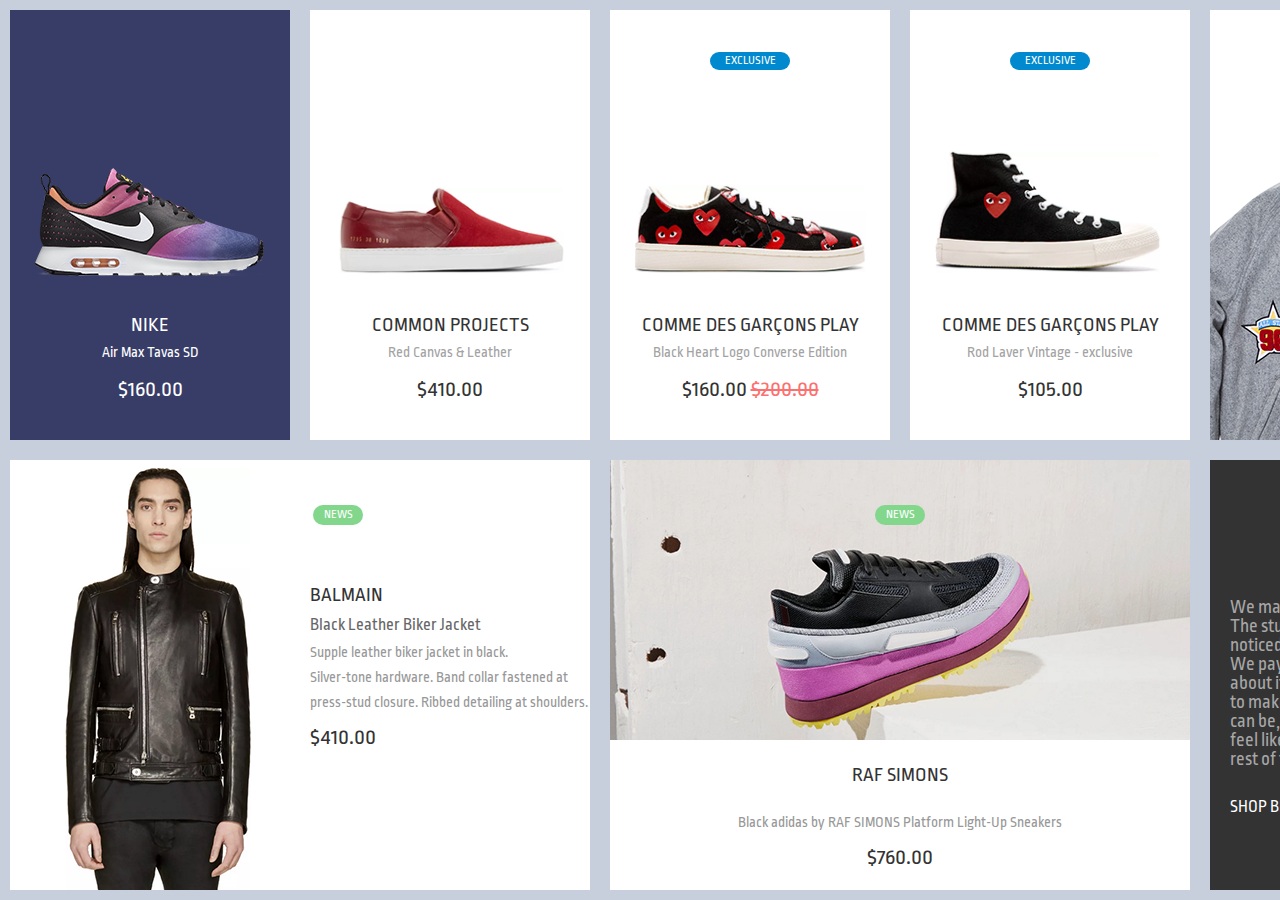
<file: Lesson 6/index.html>
<!doctype html>
<html lang="en">
<head>
    <meta charset="UTF-8">
    <meta name="viewport"  content="width=device-width">
    <link rel="stylesheet" href="style/style.css">
    <link rel="stylesheet" href="style/reset.css">
    <link href="https://fonts.googleapis.com/css?family=Ropa+Sans" rel="stylesheet">
    <title>Markup</title>
</head>
<body>
<div class="wrap">
    <div class="content">
        <ul class="productList">
            <li class="smallSection">
                <header class="likeAndBasket">
                    <img class="like" src="img/like.png" alt="like">
                    <img class="basket" src="img/basket.png" alt="basket">
                </header>
                <figure class="smallProduct">
                    <img src="img/product1.png" alt="Product image">
                </figure>
                <h2 class="productName whiteText">Nike</h2>
                <span class="productDescription whiteText">Air Max Tavas SD</span>
                <span class="productPrice whiteText">$160.00</span>
            </li>
            <li class="smallSection">
                <header class="likeAndBasket">
                    <img class="like" src="img/like.png" alt="like">
                    <img class="basket" src="img/basket.png" alt="basket">
                </header>
                <figure class="smallProduct">
                    <img src="img/product2.png" alt="Product image">
                </figure>
                <h2 class="productName">Common Projects</h2>
                <span class="productDescription">Red Canvas & Leather </span>
                <span class="productPrice">$410.00</span>
            </li>
            <li class="smallSection">
                <header class="likeAndBasket">
                    <img class="like" src="img/like.png" alt="like">
                    <h3 class="exclusive">exclusive</h3>
                    <img class="basket" src="img/basket.png" alt="basket">
                </header>
                <figure class="smallProduct">
                    <img src="img/product3.png" alt="Product image">
                </figure>
                <h3 class="productName">Comme des Garçons Play</h3>
                <span class="productDescription">Black Heart Logo Converse Edition</span>
                <span class="productPrice">$160.00 <span class="exPrice">$200.00</span> </span>
            </li>
            <li class="smallSection">
                <header class="likeAndBasket">
                    <img class="like" src="img/like.png" alt="like">
                    <h3 class="exclusive">exclusive</h3>
                    <img class="basket" src="img/basket.png" alt="basket">
                </header>
                <figure class="smallProduct">
                    <img src="img/product4.png" alt="Product image">
                </figure>
                <h3 class="productName">Comme des Garçons Play</h3>
                <span class="productDescription">Rod Laver Vintage - exclusive</span>
                <span class="productPrice">$105.00</span>
            </li>
            <li class="smallSection newArrivals">
                <header class="companyLogoAndBrand">
                    <h2 class="newArrTitle"><span class="title">New Arrivals</span></h2>
                    <h3 class="newProductName">Jacket</h3>
                </header>
                <figure class="newProductImg">
                    <img src="img/jacket.png" alt="Product image">
                </figure>
            </li>
            <li class="bigSection leftOriented">
                <header class="likeAndBasket">
                    <img class="like" src="img/like.png" alt="like">
                    <h3 class="new">news</h3>
                    <img class="basket" src="img/basket.png" alt="basket">
                </header>
                <figure class="leftFigure">
                    <img src="img/Man.png" alt="Product image">
                </figure>
                <section class="rightSideSection">
                    <h2 class="bigProductBrand">Balmain</h2>
                    <h3 class="bigProductName">Black Leather Biker Jacket </h3>
                    <p class="bigProductDescr">
                        Supple leather biker jacket in black. <br>
                        Silver-tone hardware. Band collar fastened at press-stud closure.
                        Ribbed detailing at shoulders.
                    </p>
                    <span class="bigProductPrice productPrice">$410.00</span>
                </section>
            </li>
            <!--<li class="bigSection"></li>-->
            <li class="bigSection topOriented">
                <header class="likeAndBasket">
                    <img class="like" src="img/like.png" alt="like">
                    <h3 class="new">news</h3>
                    <img class="basket" src="img/basket.png" alt="basket">
                </header>
                <figure class="bigTopImage">
                    <img src="img/bigBoot.png" alt="Product image">
                </figure>
                <h2 class="bigProductBrand">raf simons</h2>
                <h3 class="bigProductDescr">Black adidas by RAF SIMONS Platform Light-Up Sneakers </h3>
                <span class="bigProductPrice productPrice">$760.00</span>
            </li>
            <li class="smallSection">
                <header class="companyLogoAndBrand">
                    <h2 class="brand"><span class="brandName">Brand</span></h2>
                    <img class="logo" src="img/logo.png" alt="Logo">
                </header>
                <section class="companyInformation">
                    <p class="descriptionText">
                        We make the little shit better.
                        The stuff you have that isn't noticed first,
                        but can't be ignored. We pay attention to it.
                        We argue about it. We work day and night to make the little
                        shit as good as it can be, so when you wear it, you
                        feel like you've got a leg up on the rest of the world.
                    </p>
                    <a class="linkToShop" href="#">Shop Brand <span class="array">></span></a>
                </section>
            </li>
        </ul>
    </div>
</div>

</body>
</html>
</file>
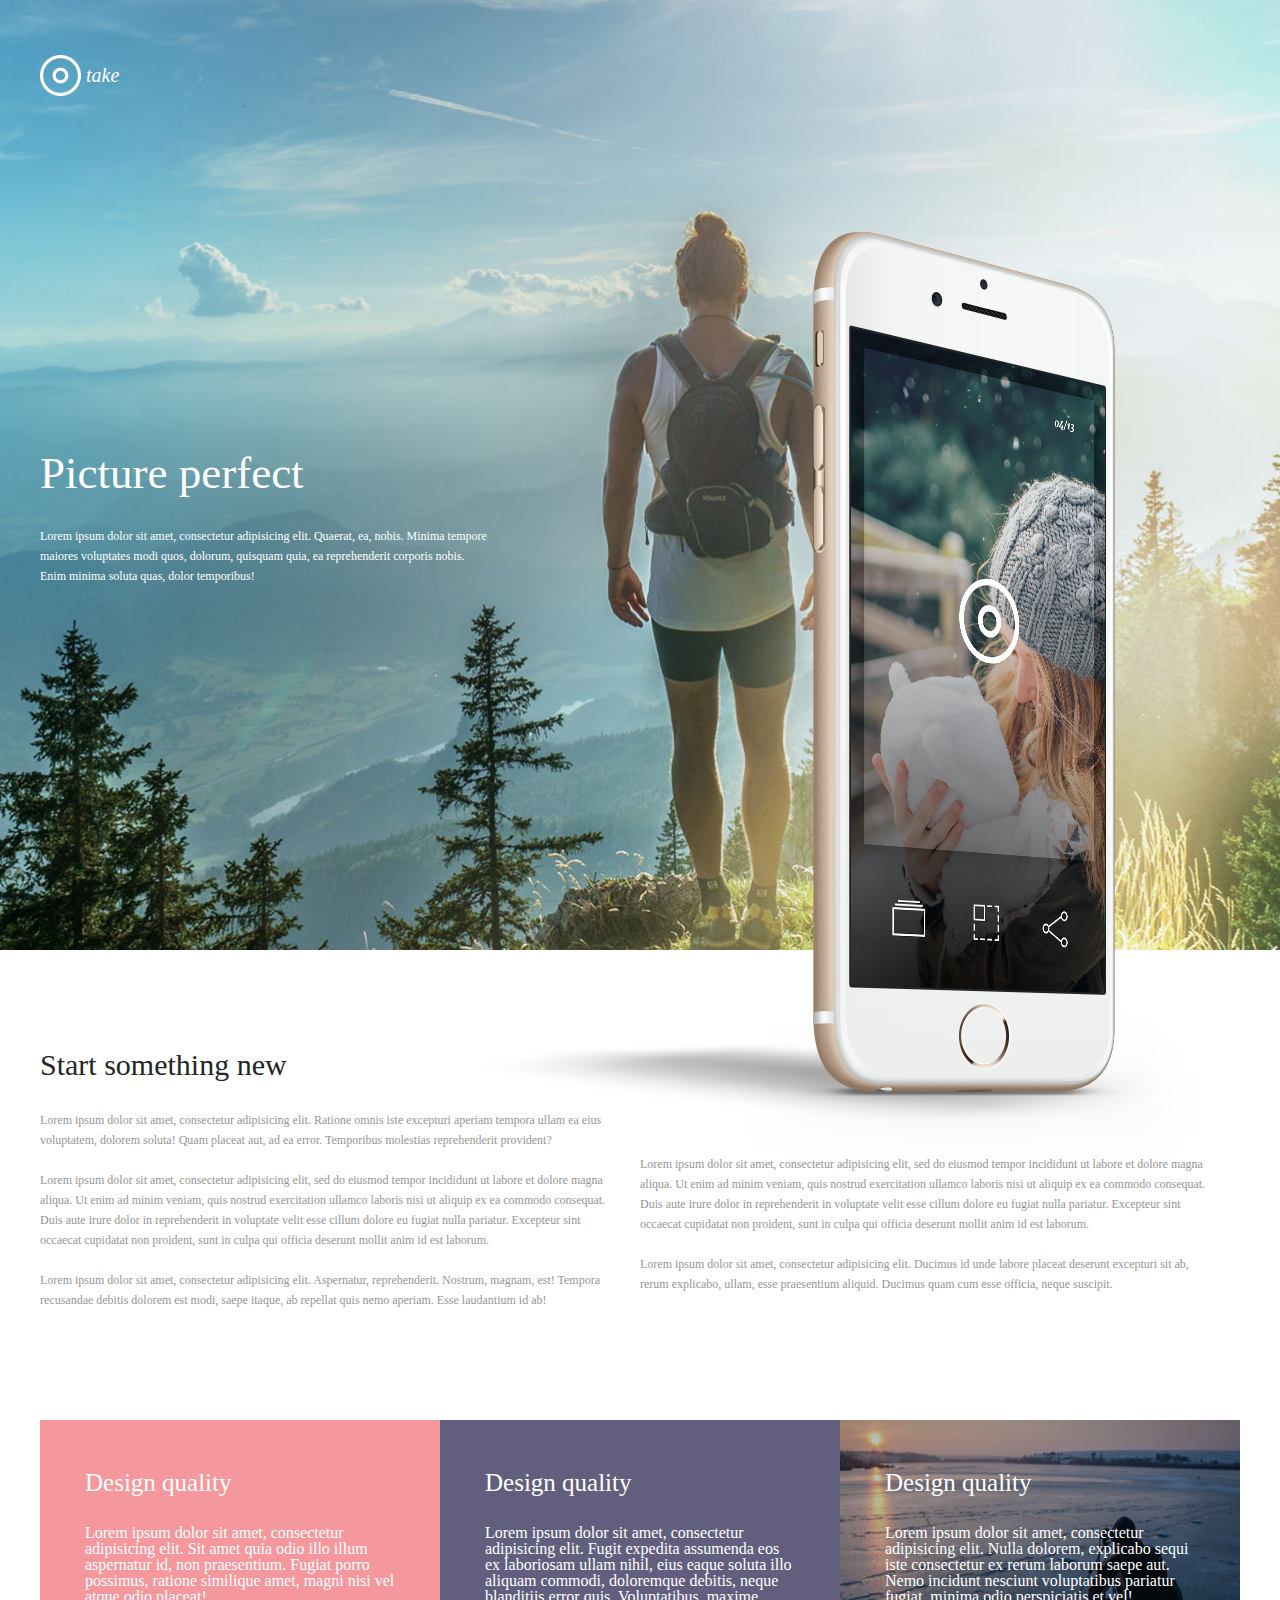
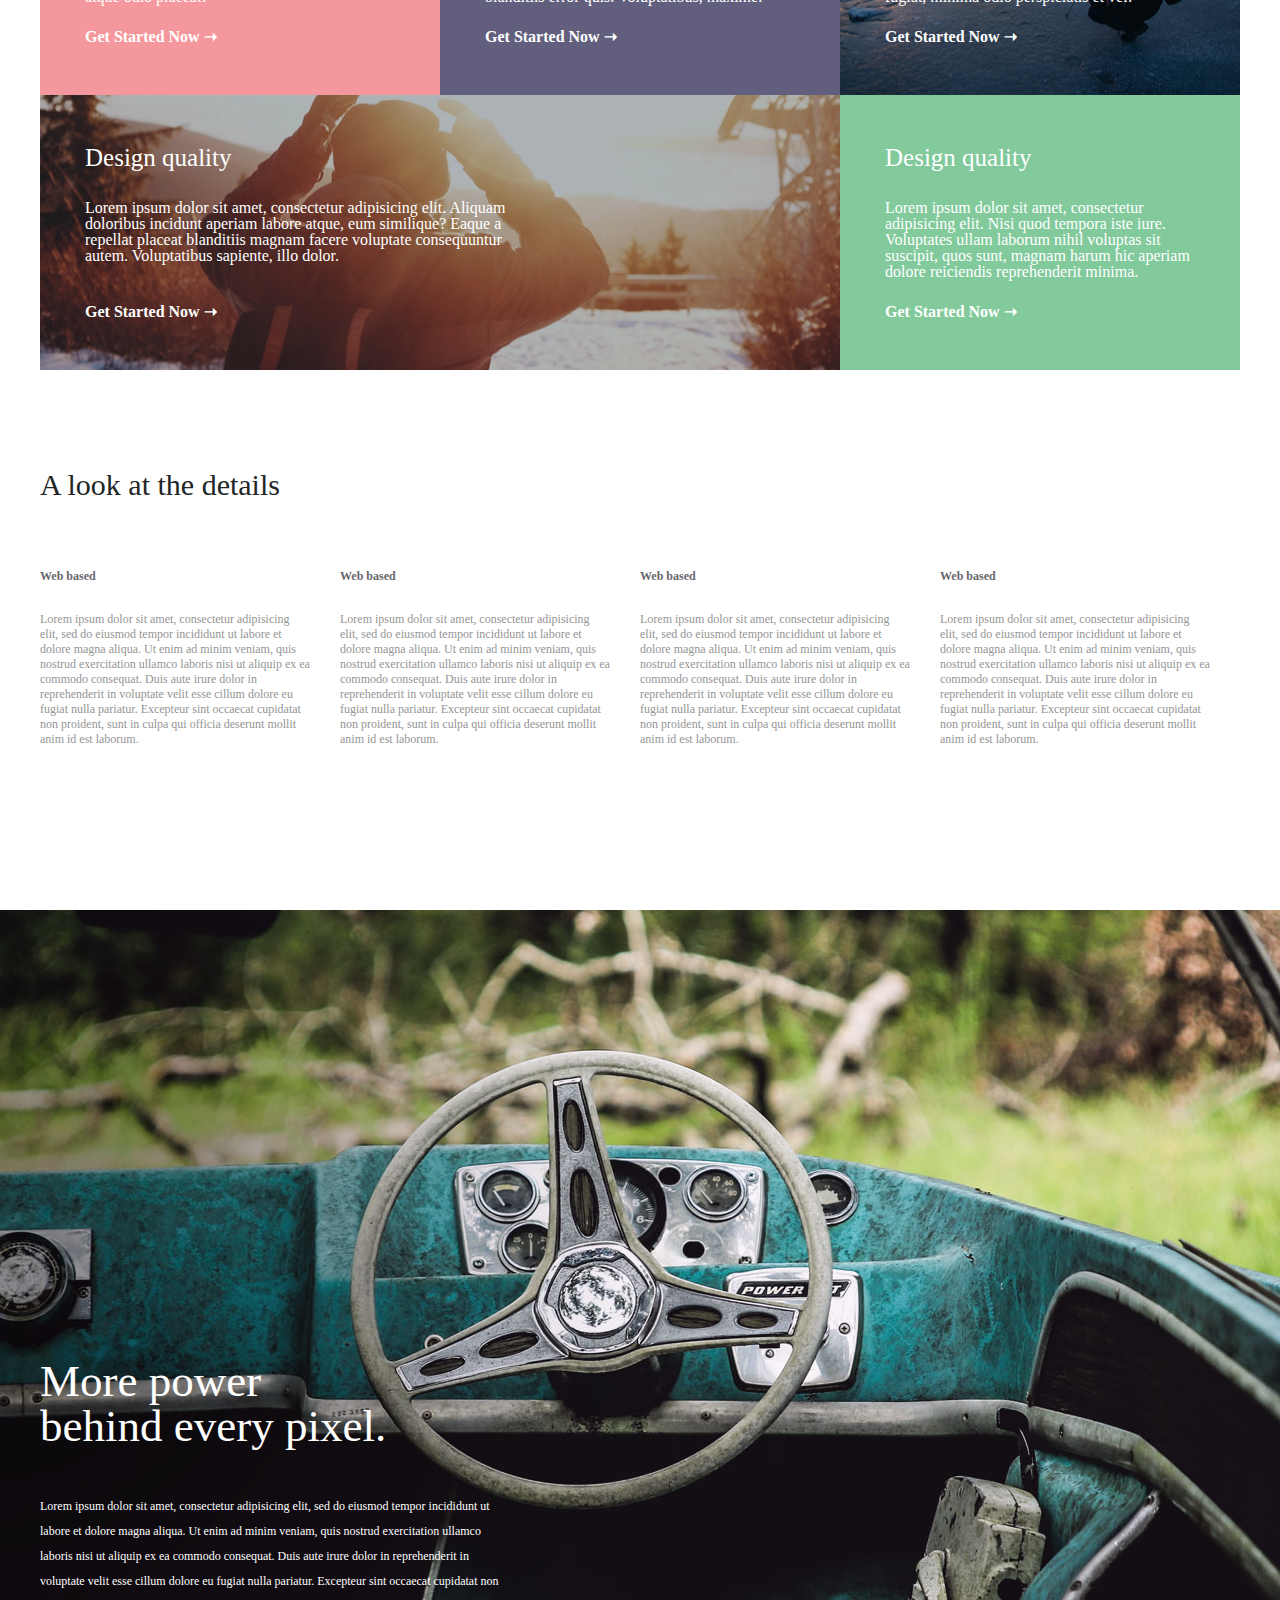
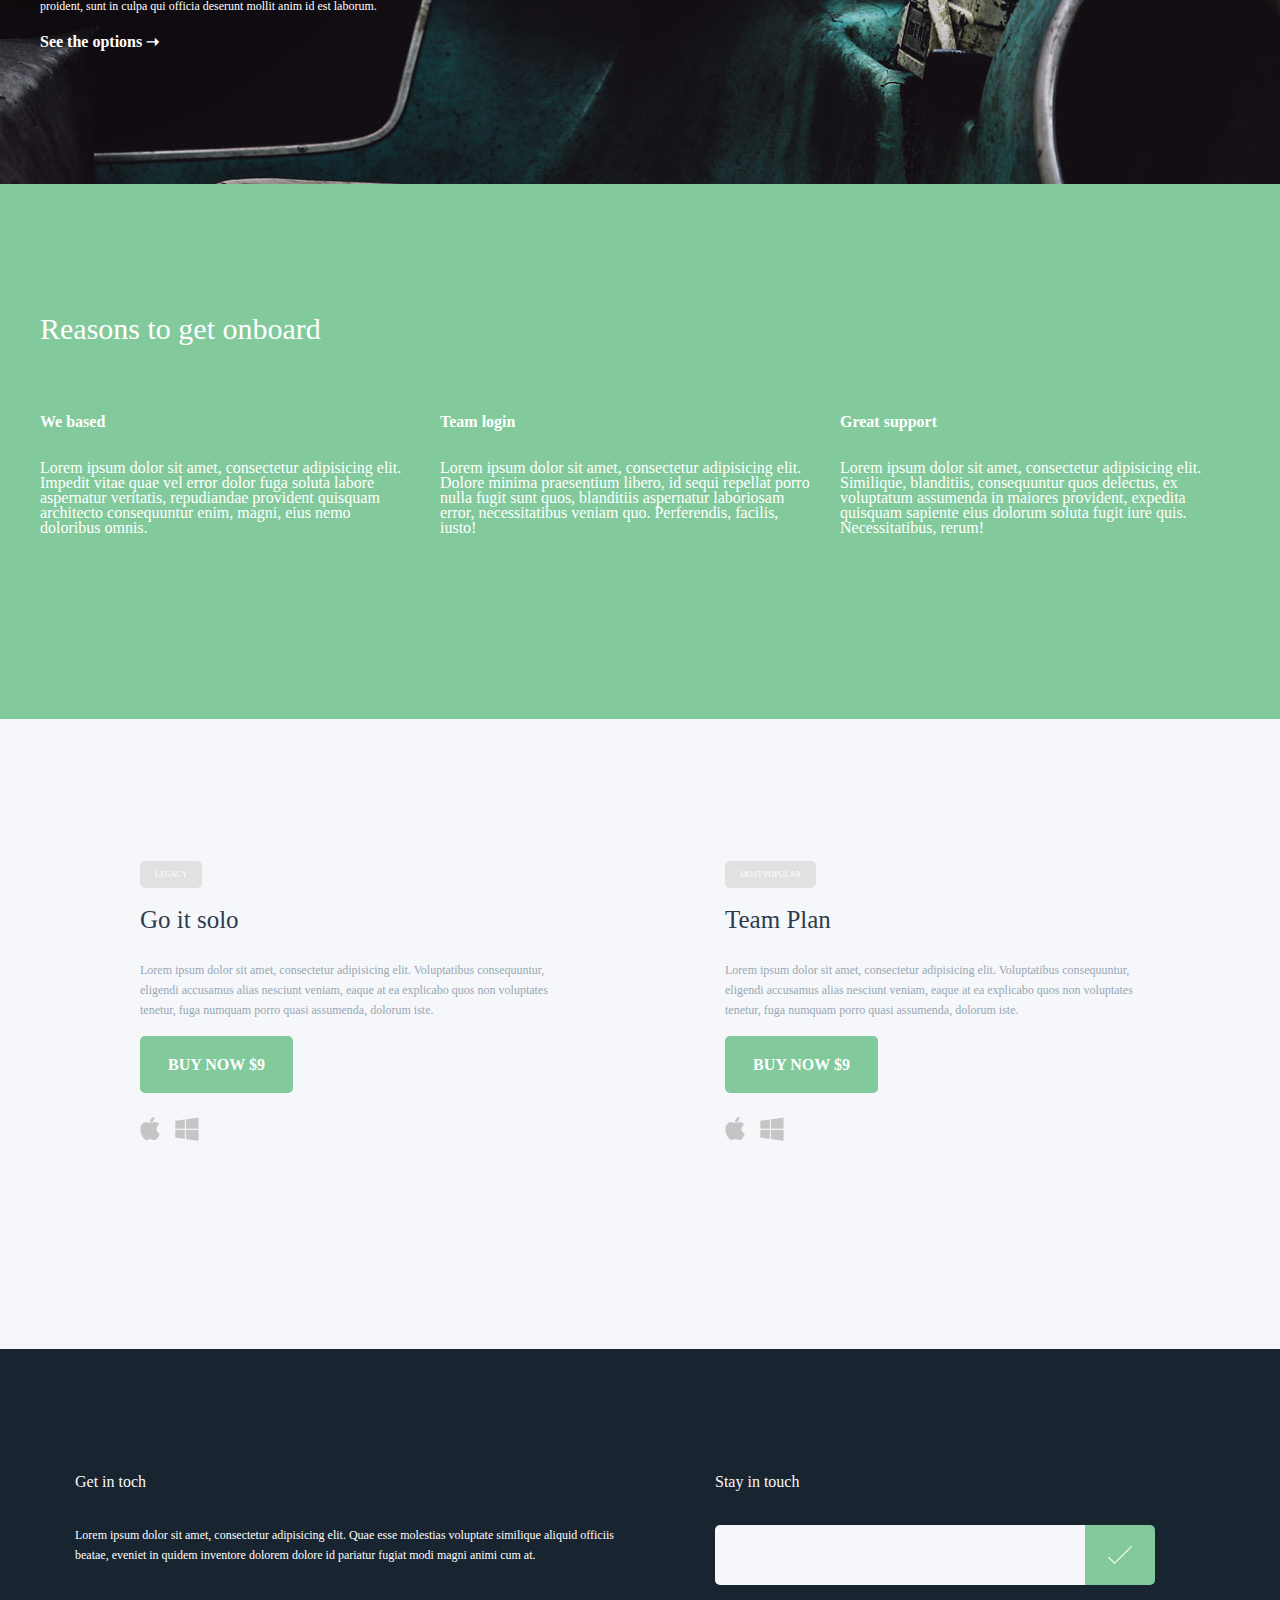
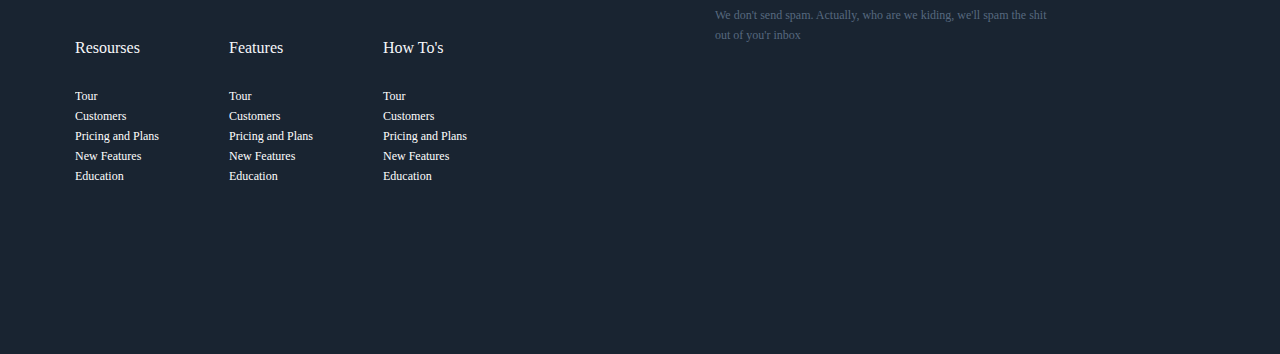
<file: MyProject/index.html>
<!DOCTYPE html>
<html lang="en">
<head>
  <meta charset="UTF-8">
  <meta name="viewport" content="width=device-width">
  <meta http-equiv="X-UA-Compatible" content="ie=edge">
  <link rel="stylesheet" type="text/css" href="style/style.css">
  <title>Markup</title>
</head>
<body>
  <div class="wrapper">
    <header class="site-header">
      <div class="container">
        <nav class="take">
          <a href="#">
            <figure>
              <img src="img/take.png" alt="logo">
          </figure>
          <span class="take-text">take</span></a>
        </nav>
        <h1 class="header-h text-h1">Picture perfect</h1>
        <p class="header-p text-p">Lorem ipsum dolor sit amet, consectetur adipisicing elit.
          Quaerat, ea, nobis. Minima tempore maiores voluptates modi quos, dolorum, quisquam quia,
          ea reprehenderit corporis nobis. Enim minima soluta quas, dolor temporibus!</p>
      </div>
      <img class="iphone-img" src="img/iphone.png" alt="phone">
    </header>
    <section class="some-info">
      <div class="container">
        <h2 class="text-h2">Start something new</h2>
        <ul class="p-list">
          <li class="left">
            <p class="text-p">Lorem ipsum dolor sit amet, consectetur adipisicing elit. Ratione omnis iste excepturi aperiam tempora ullam ea eius voluptatem, dolorem soluta! Quam placeat aut, ad ea error. Temporibus molestias reprehenderit provident?</p>
            <p class="text-p">Lorem ipsum dolor sit amet, consectetur adipisicing elit, sed do eiusmod tempor incididunt ut labore et dolore magna aliqua. Ut enim ad minim veniam, quis nostrud exercitation ullamco laboris nisi ut aliquip ex ea commodo consequat. Duis aute irure dolor in reprehenderit in voluptate velit esse cillum dolore eu fugiat nulla pariatur. Excepteur sint occaecat cupidatat non proident, sunt in culpa qui officia deserunt mollit anim id est laborum.<p>
            <p class="text-p">Lorem ipsum dolor sit amet, consectetur adipisicing elit. Aspernatur, reprehenderit. Nostrum, magnam, est! Tempora recusandae debitis dolorem est modi, saepe itaque, ab repellat quis nemo aperiam. Esse laudantium id ab!</p>
          </li>
          <li class="left">
            <p class="text-p">Lorem ipsum dolor sit amet, consectetur adipisicing elit, sed do eiusmod tempor incididunt ut labore et dolore magna aliqua. Ut enim ad minim veniam, quis nostrud exercitation ullamco laboris nisi ut aliquip ex ea commodo consequat. Duis aute irure dolor in reprehenderit in voluptate velit esse cillum dolore eu fugiat nulla pariatur. Excepteur sint occaecat cupidatat non proident, sunt in culpa qui officia deserunt mollit anim id est laborum.</p>
            <p class="text-p">Lorem ipsum dolor sit amet, consectetur adipisicing elit. Ducimus id unde labore placeat deserunt excepturi sit ab, rerum explicabo, ullam, esse praesentium aliquid. Ducimus quam cum esse officia, neque suscipit.</p>
          </li>
        </ul>
        <ul class="block-list">
          <li class="small-item wewak">
            <h2 class="block-heading">Design quality</h2>
            <p class="block-p">Lorem ipsum dolor sit amet, consectetur adipisicing elit. Sit amet quia odio illo illum aspernatur id, non praesentium. Fugiat porro possimus, ratione similique amet, magni nisi vel atque odio placeat!<p>
            <a class="block-a" href="#">Get Started Now &#10141</a>
            <a class="block-like" href="#"><img src="img/like.png" alt=""></a>
          </li>
          <li class="small-item dolphin">
            <h2 class="block-heading">Design quality</h2>
            <p class="block-p">Lorem ipsum dolor sit amet, consectetur adipisicing elit. Fugit expedita assumenda eos ex laboriosam ullam nihil, eius eaque soluta illo aliquam commodi, doloremque debitis, neque blanditiis error quis. Voluptatibus, maxime.<p>
            <a class="block-a" href="#">Get Started Now &#10141</a>
            <a class="block-like" href="#"><img src="img/like.png" alt=""></a>
          </li>
          <li class="small-item small-photo">
            <h2 class="block-heading">Design quality</h2>
            <p class="block-p">Lorem ipsum dolor sit amet, consectetur adipisicing elit. Nulla dolorem, explicabo sequi iste consectetur ex rerum laborum saepe aut. Nemo incidunt nesciunt voluptatibus pariatur fugiat, minima odio perspiciatis et vel!<p>
            <a class="block-a" href="#">Get Started Now &#10141</a>
            <a class="block-like" href="#"><img src="img/like.png" alt=""></a>
          </li>
          <li class="big-item big-photo">
            <h2 class="block-heading">Design quality</h2>
            <p class="block-p">Lorem ipsum dolor sit amet, consectetur adipisicing elit. Aliquam doloribus incidunt aperiam labore atque, eum similique? Eaque a repellat placeat blanditiis magnam facere voluptate consequuntur autem. Voluptatibus sapiente, illo dolor.<p>
            <a class="block-a" href="#">Get Started Now &#10141</a>
            <a class="block-like" href="#"><img src="img/like.png" alt=""></a>
          </li>
          <li class="small-item green">
            <h2 class="block-heading">Design quality</h2>
            <p class="block-p">Lorem ipsum dolor sit amet, consectetur adipisicing elit. Nisi quod tempora iste iure. Voluptates ullam laborum nihil voluptas sit suscipit, quos sunt, magnam harum hic aperiam dolore reiciendis reprehenderit minima.<p>
            <a class="block-a" href="#">Get Started Now &#10141</a>
            <a class="block-like" href="#"><img src="img/like.png" alt=""></a>
          </li>
        </ul>
        <div class="detail">
        <h2 class="detail-title text-h2">A look at the details</h2>
        <ul class="detail-list">
          <li class="detail-item">
            <h3 class="detail-heading">Web based</h3>
            <p class="detail-p">Lorem ipsum dolor sit amet, consectetur adipisicing elit, sed do eiusmod tempor incididunt ut labore et dolore magna aliqua. Ut enim ad minim veniam, quis nostrud exercitation ullamco laboris nisi ut aliquip ex ea commodo consequat. Duis aute irure dolor in reprehenderit in voluptate velit esse cillum dolore eu fugiat nulla pariatur. Excepteur sint occaecat cupidatat non proident, sunt in culpa qui officia deserunt mollit anim id est laborum.</p>
          </li>
          <li class="detail-item">
            <h3 class="detail-heading">Web based</h3>
            <p class="detail-p">Lorem ipsum dolor sit amet, consectetur adipisicing elit, sed do eiusmod tempor incididunt ut labore et dolore magna aliqua. Ut enim ad minim veniam, quis nostrud exercitation ullamco laboris nisi ut aliquip ex ea commodo consequat. Duis aute irure dolor in reprehenderit in voluptate velit esse cillum dolore eu fugiat nulla pariatur. Excepteur sint occaecat cupidatat non proident, sunt in culpa qui officia deserunt mollit anim id est laborum.</p>
          </li>
          <li class="detail-item">
            <h3 class="detail-heading">Web based</h3>
            <p class="detail-p">Lorem ipsum dolor sit amet, consectetur adipisicing elit, sed do eiusmod tempor incididunt ut labore et dolore magna aliqua. Ut enim ad minim veniam, quis nostrud exercitation ullamco laboris nisi ut aliquip ex ea commodo consequat. Duis aute irure dolor in reprehenderit in voluptate velit esse cillum dolore eu fugiat nulla pariatur. Excepteur sint occaecat cupidatat non proident, sunt in culpa qui officia deserunt mollit anim id est laborum.</p>
          </li>
          <li class="detail-item">
            <h3 class="detail-heading">Web based</h3>
            <p class="detail-p">Lorem ipsum dolor sit amet, consectetur adipisicing elit, sed do eiusmod tempor incididunt ut labore et dolore magna aliqua. Ut enim ad minim veniam, quis nostrud exercitation ullamco laboris nisi ut aliquip ex ea commodo consequat. Duis aute irure dolor in reprehenderit in voluptate velit esse cillum dolore eu fugiat nulla pariatur. Excepteur sint occaecat cupidatat non proident, sunt in culpa qui officia deserunt mollit anim id est laborum.</p>
          </li>
        </ul>
      </div>
    </section>
    <section class="more-power">
      <div class="container">
        <h1 class="power-heading text-h1">More power behind every pixel.</h1>
        <p class="power-p text-p">Lorem ipsum dolor sit amet, consectetur adipisicing elit, sed do eiusmod tempor incididunt ut labore et dolore magna aliqua. Ut enim ad minim veniam, quis nostrud exercitation ullamco laboris nisi ut aliquip ex ea commodo consequat. Duis aute irure dolor in reprehenderit in voluptate velit esse cillum dolore eu fugiat nulla pariatur. Excepteur sint occaecat cupidatat non proident, sunt in culpa qui officia deserunt mollit anim id est laborum.</p>
        <a class="power-a" href="#">See the options &#10141</a>
      </div>
    </section>
    <section class="reason">
      <div class="container">
        <h2 class="text-h2 reason-h2">Reasons to get onboard</h2>
        <ul class="reason-list">
          <li class="reason-item">
            <h3 class="detail-heading reason-h3">We based</h3>
            <p class="detail-p reason-p">Lorem ipsum dolor sit amet, consectetur adipisicing elit. Impedit vitae quae vel error dolor fuga soluta labore aspernatur veritatis, repudiandae provident quisquam architecto consequuntur enim, magni, eius nemo doloribus omnis.</p>
          </li>
          <li class="reason-item">
            <h3 class="detail-heading reason-h3">Team login</h3>
            <p class="detail-p reason-p">Lorem ipsum dolor sit amet, consectetur adipisicing elit. Dolore minima praesentium libero, id sequi repellat porro nulla fugit sunt quos, blanditiis aspernatur laboriosam error, necessitatibus veniam quo. Perferendis, facilis, iusto!</p>
          </li>
          <li class="reason-item">
            <h3 class="detail-heading reason-h3">Great support</h3>
            <p class="detail-p reason-p">Lorem ipsum dolor sit amet, consectetur adipisicing elit. Similique, blanditiis, consequuntur quos delectus, ex voluptatum assumenda in maiores provident, expedita quisquam sapiente eius dolorum soluta fugit iure quis. Necessitatibus, rerum!</p>
          </li>
        </ul>
      </div>
    </section>
    <section class="plans">
      <div class="container">
        <article class="plan-item">
          <div class="plan-wrapper">
            <span class="plan-sticker" >legacy</span>
            <h2 class="plan-name">Go it solo</h2>
            <p class="plan-description text-p">Lorem ipsum dolor sit amet, consectetur adipisicing elit. Voluptatibus consequuntur, eligendi accusamus alias nesciunt veniam, eaque at ea explicabo quos non voluptates tenetur, fuga numquam porro quasi assumenda, dolorum iste.</p>
            <a class="plan-button" href="#">buy now $9</a>
            <a class="plan-platform apple" href="#"><img src="img/apple.png" alt="apple lable"></a>
            <a class="plan-platform windows" href="#"><img src="img/windows.png" alt="windows lable"></a>
          </div>
        </article>
        <article class="plan-item">
          <div class="plan-wrapper">
            <span class="plan-sticker" >most popular</span>
            <h2 class="plan-name">Team Plan</h2>
            <p class="plan-description text-p">Lorem ipsum dolor sit amet, consectetur adipisicing elit. Voluptatibus consequuntur, eligendi accusamus alias nesciunt veniam, eaque at ea explicabo quos non voluptates tenetur, fuga numquam porro quasi assumenda, dolorum iste.</p>
            <a class="plan-button" href="#">buy now $9</a>
            <a class="plan-platform apple" href="#"><img src="img/apple.png" alt="apple lable"></a>
            <a class="plan-platform windows" href="#"><img src="img/windows.png" alt="windows lable"></a>
          </div>
          </article>
      </div>
    </section>

    <footer class="site-footer">
      <div class="container">
        <div class="footer-wrapper">
          <div class="footer-left">
            <h3 class="footer-get-touch">Get in toch</h3>
            <p class="text-p footer-text ">Lorem ipsum dolor sit amet, consectetur adipisicing elit. Quae esse molestias voluptate similique aliquid officiis beatae, eveniet in quidem inventore dolorem dolore id pariatur fugiat modi magni animi cum at.</p>
            <ul class="footer-colomns">
              <li class="footer-colomn">
                <ul class="link-list">
                  <h3 class="colomn-title">Resourses</h3>
                  <li class="link-item"><a href="#">Tour</a></li>
                  <li class="link-item"><a href="#">Customers</a></li>
                  <li class="link-item"><a href="#">Pricing and Plans</a></li>
                  <li class="link-item"><a href="#">New Features</a></li>
                  <li class="link-item"><a href="#">Education</a></li>
                </ul>
              </li>
              <li class="footer-colomn">
                <ul class="link-list">
                  <h3 class="colomn-title">Features</h3>
                  <li class="link-item"><a href="#">Tour</a></li>
                  <li class="link-item"><a href="#">Customers</a></li>
                  <li class="link-item"><a href="#">Pricing and Plans</a></li>
                  <li class="link-item"><a href="#">New Features</a></li>
                  <li class="link-item"><a href="#">Education</a></li>
                </ul>
              </li>
              <li class="footer-colomn">
                <ul class="link-list">
                  <h3 class="colomn-title">How To's</h3>
                  <li class="link-item"><a href="#">Tour</a></li>
                  <li class="link-item"><a href="#">Customers</a></li>
                  <li class="link-item"><a href="#">Pricing and Plans</a></li>
                  <li class="link-item"><a href="#">New Features</a></li>
                  <li class="link-item"><a href="#">Education</a></li>
                </ul>
              </li>
            </ul>
          </div>
          <div class="footer-left">
            <h3 class="footer-get-touch ">Stay in touch</h3>
            <form class="footer-form" action="">
              <input class="input-mail" name="mail" type="email">
              <input class="input-button" type="submit" value="">
            </form>
            <p class="form-description text-p">We don't send spam. Actually, who are we kiding, we'll spam the shit out of you'r inbox</p>
          </div>
        </div>
      </div>
    </footer>
  </div>
</body>
</html>


<!-- Верстка заняла порядка 6 часов. -->
</file>
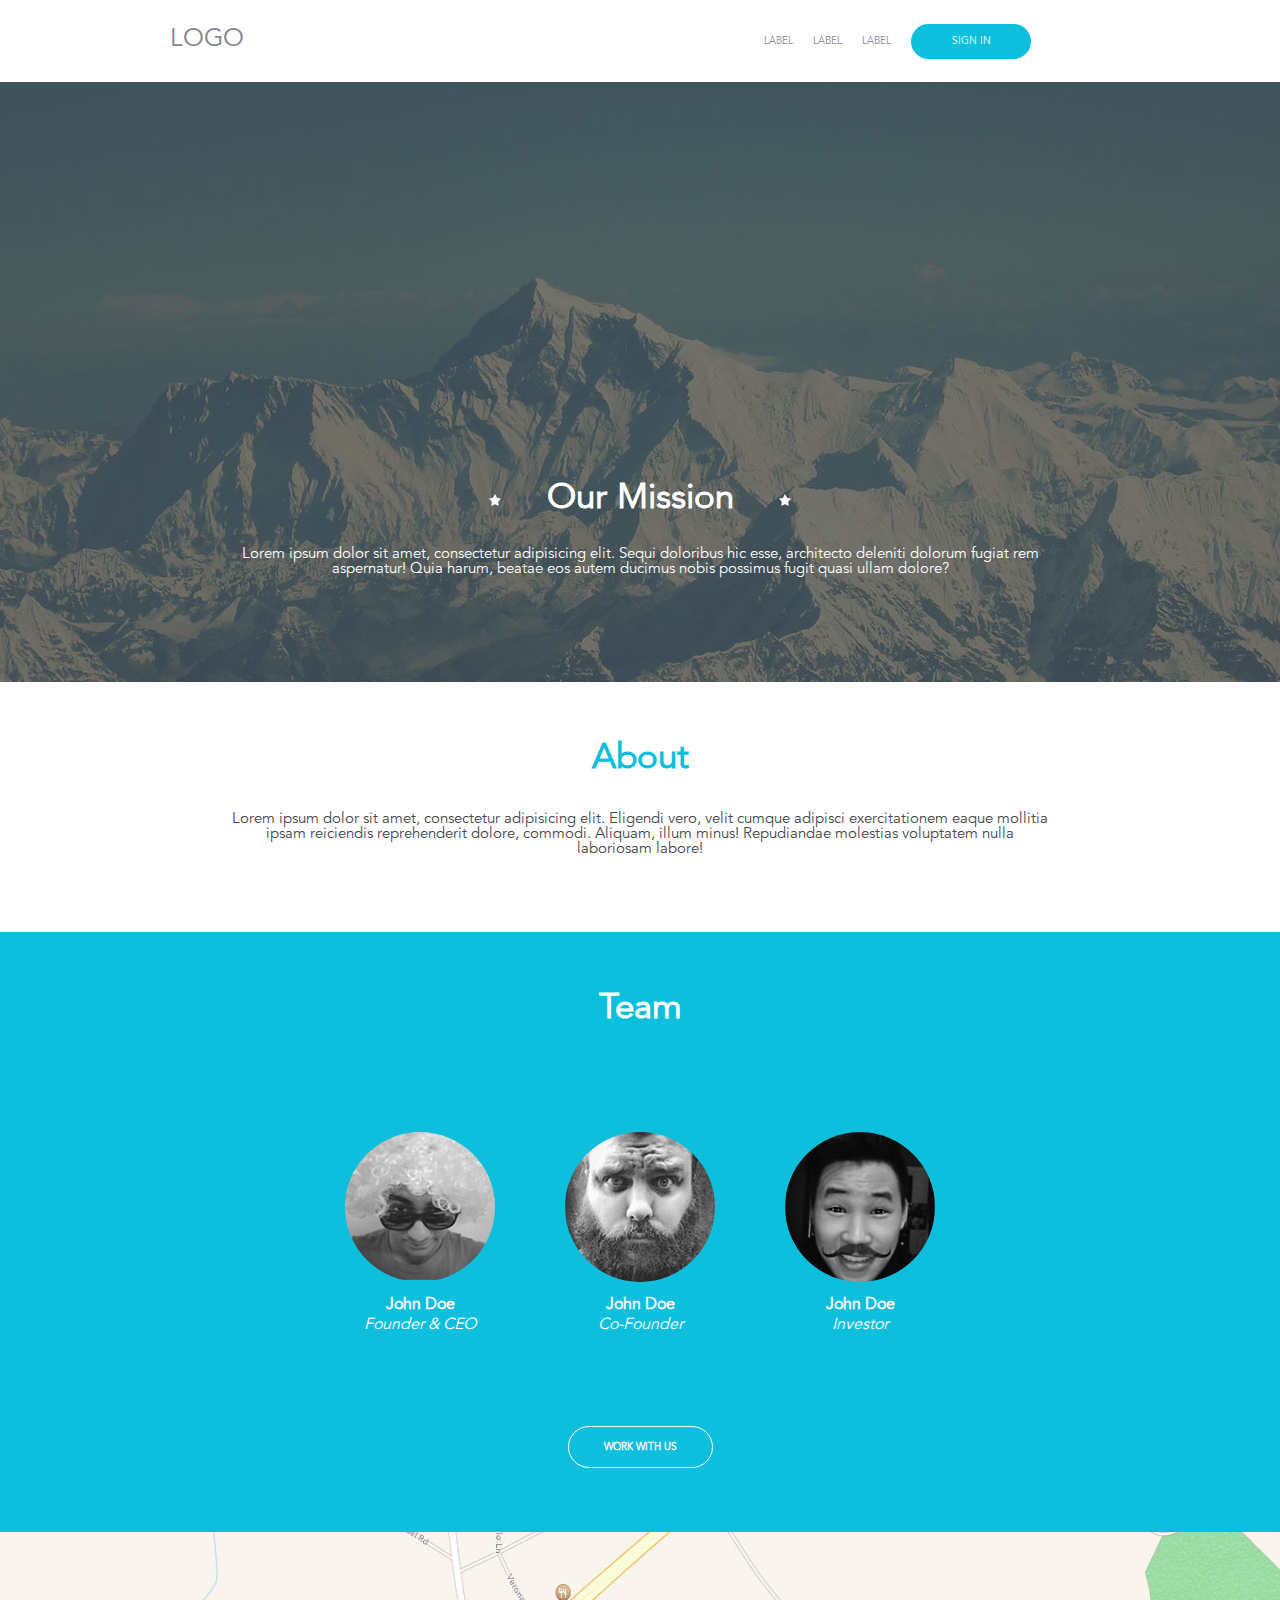
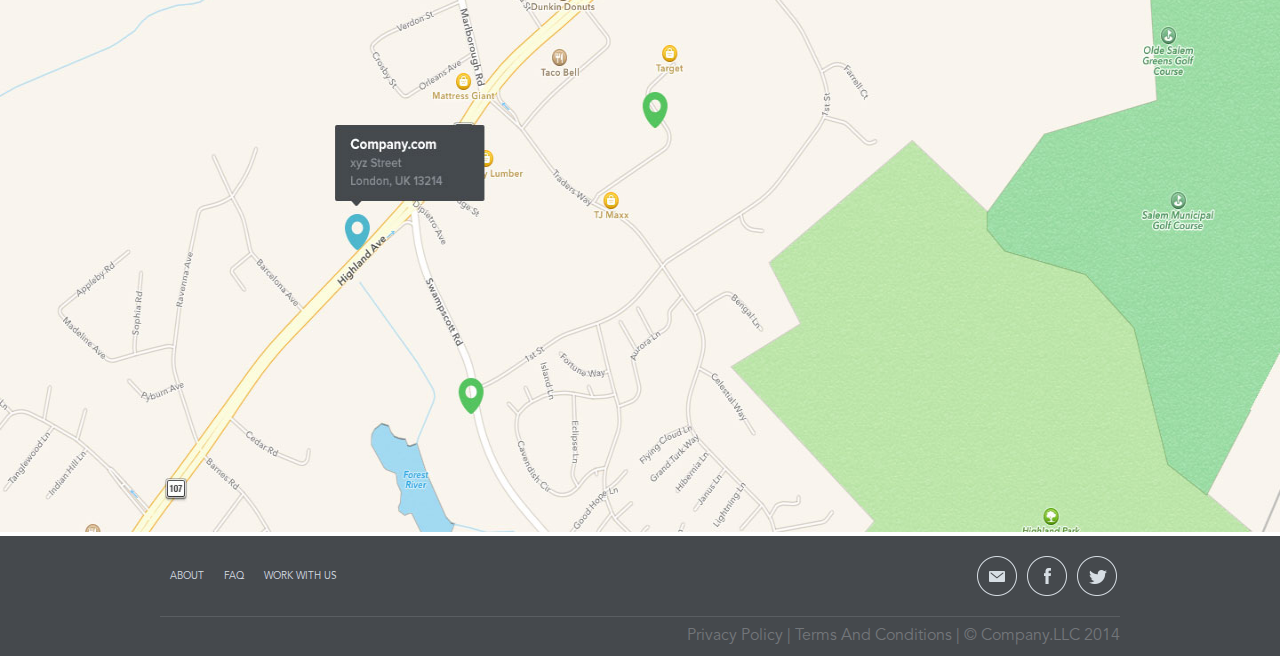
<file: Template/index.html>
<!DOCTYPE html>
<html lang="en">
<head>
  <meta charset="UTF-8">
  <meta name="viewport" content="width=device-width, initial-scale=1.0">
  <meta http-equiv="X-UA-Compatible" content="ie=edge">
  <link rel="stylesheet" href="style/style.css">
  <title>Template.psd</title>
</head>
<body>
  <div class="wrapp">
    <header class="site-header">
      <div class="container">
        <nav class="site-nav">
          <ul>
            <li class="site-name"><a href="#">LOGO</a></li>
            <li class="label"><a href="#">label</a></li>
            <li class="label"><a href="#">label</a></li>
            <li class="label"><a href="#">label</a></li>
            <li class="label sign"><a href="#">sign in</a></li>
          </ul>
        </nav>
      </div>
    </header>
    <div class="our-mission">
      <div class="container">
        <h2 class="our-mission-header text-h2">
          Our Mission
        </h2>
        <p class="our-mission-par text-p">
          Lorem ipsum dolor sit amet, consectetur
          adipisicing elit. Sequi doloribus hic esse,
          architecto deleniti dolorum fugiat rem
          aspernatur! Quia harum, beatae eos autem
          ducimus nobis possimus fugit quasi ullam dolore?
        </p>
      </div>
    </div>
    <div class="about">
      <div class="container">
        <h2 class="about-header text-h2">
          about
        </h2>
        <p class="about-par text-p">
          Lorem ipsum dolor sit amet, consectetur adipisicing
          elit. Eligendi vero, velit cumque adipisci
          exercitationem eaque mollitia ipsam reiciendis
          reprehenderit dolore, commodi. Aliquam, illum minus!
          Repudiandae molestias voluptatem nulla laboriosam
          labore!
        </p>
      </div>
    </div>
    <div class="team">
      <div class="container">
        <h2 class="team-header text-h2">
          team
        </h2>
        <ul class="team-list">
          <li class="team-item">
            <figure class="team-person">
              <div class="img-wrap">
                <img class="team-person-img" src="img/Person1.jpg" alt="Person">
              </div>
              <figcaption class="team-person-info">
                John Doe <br><span class="team-person-position">Founder & CEO</span>
              </figcaption>
            </figure>
          </li>
          <li class="team-item">
            <figure class="team-person">
              <div class="img-wrap">
                <img class="team-person-img" src="img/Person2.jpg" alt="Person">
              </div>
              <figcaption class="team-person-info">
                John Doe <br><span class="team-person-position">Co-Founder</br></span>
              </figcaption>
            </figure>
          </li>
          <li class="team-item">
            <figure class="team-person">
              <div class="img-wrap">
                <img class="team-person-img" src="img/Person3.jpg" alt="Person">
              </div>
              <figcaption class="team-person-info">
                John Doe <br><span class="team-person-position">Investor</span>
              </figcaption>
            </figure>
          </li>
        </ul>
        <a class="button-work" href="#">work with us</a>
      </div>
    </div>
    <div class="map">
      <img class="map-field" src="img/Map.jpg" alt="Map">
    </div>
    <footer class="site-footer">
      <div class="container">
        <nav class="footer-nav">
          <ul class="footer-nav-list">
            <li class="label"><a href="#">about</a></li>
            <li class="label"><a href="#">faq</a></li>
            <li class="label"><a href="#">work with us</a></li>
            <li class="social first-social"><a class="social-a" href="#"><img class="social-img" src="img/mail.png" alt=""></a></li>
            <li class="social"><a class="social-a" href="#"><img class="social-img" src="img/fb.png" alt=""></a></li>
            <li class="social"><a class="social-a" href="#"><img class="social-img" src="img/tw.png" alt=""></a></li>
          </ul>
        </nav>
        <span class="privacy">Privacy Policy    |    Terms and Conditions    |    © Company.LLC 2014</span>
      </div>
    </footer>
  </div>

</body>
</html>

<!-- На макет ушло 4 часа -->
</file>
<file: Lesson 6/style/style.css>
/*!!! general styles*/
html  {
    background-color: #c8cfdc;
}

.wrap {
    width: 1500px;
    margin: auto;
    overflow: hidden;
    font-family: 'Ropa Sans', sans-serif;
}

.productList {
    overflow: hidden;
}

/*general styles for small and big sections */
.smallSection,
.bigSection {
    position: relative;
    float: left;
    margin: 10px;
    overflow: hidden;
    background-color: #ffffff;

}

/*!!! begin styles for SMALL SECTIONS*/
.smallSection {
    height: 430px;
    width: 280px;
}

    .smallSection:first-child {
        background-color: #383d68;
    }

    /* general styles for icon like and basket*/
.likeAndBasket {
    position: relative;
    height: 100px;
}

.like,
.basket,
.exclusive,
.new {
    position: absolute;
    top: 45px;
    float: left;
}

.like,
.basket {
  cursor: pointer;
}

.exclusive {
    left: 50%;
    top: 42px;
    width: 80px;
    padding: 3px 0;
    margin-left: -40px;
    color: #ffffff;
    text-transform: uppercase;
    font-size: 12px;
    text-align: center;
    vertical-align: middle;
    background-color: #0089cf;
    border-radius: 30px;
}

.like {
    left: 40px;
    opacity: 0;
    transition: opacity 1s, visibility 0s;
}

.smallSection:hover .like,
.bigSection:hover .like {
    opacity: 1;
    transition: opacity 0.5s, visibility 0s 0.5s;

}
.basket {
    right: 40px;
    opacity: 0;
    transition: opacity 1s, visibility 0s;

}

.smallSection:hover .basket,
.bigSection:hover .basket {
    opacity: 1;
    transition: opacity 0.5s, visibility 0s 0.5s;
}

.smallProduct {
    position: absolute;
    bottom: 160px;
    left: 50%;
    width: 233px;
    margin-left: -116px;

}

.smallProduct img{
    width: 233px;
}

.productName,
.productDescription,
.productPrice {
    position: absolute;
    width: 100%;
    text-align: center;
    color: #333333;
}


.productName {
    bottom: 105px;
    text-transform: uppercase;
    font-size: 20px;
}

.productDescription {
    bottom: 80px;
    font-size: 15px;
    color: #a3a3a3;
}

.productPrice {
    bottom: 40px;
    font-size: 22px;
}

.whiteText {
    color: #ffffff;
}

.exPrice {
    color: #fc7070;
    text-decoration: line-through;
}

/*!!! end SMALL SECTIONS*/

/*!!! begin styles for NEW ARRIVALS*/
.newArrivals {
    color: #333333;
}

.newArrTitle {
    height: 80px;
}

    .title {
        line-height: 80px;
        text-transform: uppercase;
    }

.newProductName {
    text-transform: uppercase;
    font-size: 35px;
    font-weight: bold;
}

.newProductImg {
    position: absolute;
    top: 137px;
    left: -55px;
}

/*!!! end NEW ARRIVALS*/


/*!!! begin styles for FIRST BIG SECTION*/
.bigSection {
    height: 430px;
    width: 580px;
}

.leftOriented {

}


.leftFigure {
    width: 280px;
    overflow: hidden;
    float: left;
    margin-right: 20px;
}

.leftFigure img {
    position: relative;
    top: -10px;
}
.leftOriented .likeAndBasket {
    position: absolute;
    left: 303px
}

.bigSection .basket {
    left: 100px;
    z-index: 1;
}

.bigSection .like {
    left: -70px;
    z-index: 1;
}

.new {
    width: 50px;
    padding: 4px 0;
    vertical-align: middle;
    text-align: center;
    text-transform: uppercase;
    font-size: 12px;
    color: #ffffff;
    background-color: #83d78c;
    border-radius: 30px;
}

.rightSideSection {
    margin: 120px 0 0 0;
}

.bigProductBrand {
    line-height: 30px;
    font-size: 20px;
    color: #333333;
    text-transform: uppercase;
}

.bigProductName {
    line-height: 30px;
    font-size: 17px;
    color: #666666;
}

.bigProductDescr {
    line-height: 25px;
    font-size: 15px;
    color: #989898;
}

.bigProductPrice {
    position: static;
    line-height: 45px;
}

/*!!! end FIRST BIG SECTION*/

/*!!! begin styles SECOND BIG SECTION*/

.topOriented {
    text-align: center;
}

    .topOriented .likeAndBasket {
        position: absolute;
        left: 265px;
        z-index: 1;
    }

.bigTopImage {
    height: 280px;
    overflow: hidden;
}

.bigTopImage img{
    position: relative;
    top: -50px;
    left: -30px;
}

.topOriented .bigProductBrand {
    line-height: 70px;
}

/*!!! end SECOND BIG SECTION*/

/*!!! begin styles for LAST ITEM (BRAND NIXON)*/

.smallSection:last-child {
    position: static;
    color: #ffffff;
    background-color: #333333;
}


.companyLogoAndBrand {
    text-align: center;
}


.brand {
    height: 80px;
}

    /*span of brand*/
    .brandName {
        line-height: 80px;
        text-transform: uppercase;
    }

/*section*/
.companyInformation {
    margin: 0 20px;
}

/*p*/
.descriptionText {
    margin: 30px 0;
    color: #a7a7a7;
    font-size: 19px;
}

/*a*/
.linkToShop {
    text-decoration: none;
    color: #ffffff;
    text-transform: uppercase;
    font-size: 17px;
}

/*styles for >*/
.array {
    font-weight: bold;
    font-size: 17px;
}

/*!!! end LAST ITEM*/
</file>
<file: MyProject/style/style.css>
@import "reset.css";

a {
  text-decoration: none;
  color: #ffffff;
}


.container {
  overflow: hidden;
  margin: auto;
  max-width: 1200px;
  width: 100%;
  min-height: inherit;
}

.text-p {
  color: #ffffff;
  font-size: 12px;
  line-height: 20px;
}

.take {
  margin: 55px 0 355px;
}

.take a {
  overflow: hidden;
  display: block;
  height: 41px;
  max-width: 100px;
  line-height: 41px;
}

.take figure {
  float: left;
}

.take-text {
  margin: 0 5px;
  font-size: 20px;
  font-style: italic;
}

.site-header {
  position: relative;
  height: 950px;
  background: url('../img/back-header.jpg') no-repeat center;
  background-size: cover;
}

.take-text {
  line-height: 41px;
}

.header-h {
  margin-bottom: 30px;
}

.text-h1 {
  color: #ffffff;
  font-size: 45px;
}

.header-p {
  max-width: 450px;
}

.iphone-img {
  position: absolute;
  bottom: -230px;
  right: 85px;
}
/*end HEADER*/

/*begin SOME INFO*/

.text-h2 {
  margin: 100px 0 10px;
  color: #222626;
  font-size: 30px;
}
.some-info .text-p {
  max-width: 570px;
  margin: 20px 30px 20px 0;
  color: #959595;
}

.p-list {
  overflow: hidden;
  margin-bottom: 90px;
}

.some-info .left {
  float: left;
}

.left:last-child {
  margin-top: 44px;
}


/*bigin block-list*/

.block-list {
  width: 1200px;
  height: 550px;
  margin: auto;
  color: #ffffff;
}

.small-item {
  position: relative;
  float: left;
  max-width: 310px;
  height: 175px;
  padding: 50px 45px;
}

.big-item {
  position: relative;
  float: left;
  width: 710px;
  height: 175px;
  padding: 50px 45px;
}

.small-item:hover .block-like{
  opacity: 1;
  transition: opacity 0.5s, visibility 0s 0.5s;
}

.big-item:hover .block-like {
  opacity: 1;
  transition: opacity 0.5s, visibility 0s 0.5s;
}

.block-heading {
  font-size: 25px;
}

.block-p {
  margin: 30px 0 0;
}

.block-a,
.block-like {
  position: absolute;
  bottom: 50px;
  font-weight: bold;
}

.block-like {
  right: 60px;
  opacity: 0;
  transition: opacity 1s, visibility 0s;
}

.wewak {
  background-color: #F5989D;
}

.dolphin {
  background-color: #615f7d;
}

.small-photo {
  background: url(../img/small-photo.png) no-repeat center;
}

.big-photo {
    background: url(../img/big-photo.png) no-repeat center;
}

.big-item p {
  max-width: 450px;
}

.green {
  background-color: #82ca9c;
}


/*end block-list*/

/*begin Detail*/
.detail-list {
  overflow: hidden;
  margin: 70px 0 162px;
  font-size: 12px;
}

.detail-item {
  float: left;
  max-width: 270px;
  margin: 0 30px 0 0;
}

.detail-heading {
  font-weight: bold;
  color: #67676d;
}

.detail-p {
  margin-top: 30px;
  color: #959595;
  line-height: 15px;
}
/*end Details*/

/*end SOME INFO*/

/*begin MORE POWER*/

.more-power {
  background: url('../img/power.jpg') no-repeat center;
  min-height: 875px;
}

  .power-heading {
    margin: 450px 0 45px;
    max-width: 350px;
  }

  .power-p {
    max-width: 460px;
    line-height: 25px;
  }

  .power-a {
    font-weight: bold;
    line-height: 45px;
  }

/*end MORE POWER*/

/*begin REASON*/
.reason {
  min-height: 535px;
  background-color: #82ca9c;
}

.reason-h2 {
  margin: 130px 0 10px;
  color: #ffffff;
}

.reason-list {
  overflow: hidden;
}

.reason-item {
  float: left;
  max-width: 370px;
  margin: 60px 30px 0 0;
}

.reason-h3,
.reason-p {
  color: #ffffff;
}

/* end REASON*/

/*begin Plans*/

.plans {
  min-height: 630px;
  background-color: #f6f7fa;
}

.plan-item {
  position: relative;
  float: left;
  max-width: 570px;
  height: 380px;
  margin: 100px 15px 0 45px;
  transition: box-shadow 1s, background-color 1s;
}

.plan-item:hover {
  background-color: #ffffff;
  box-shadow: 0 0 50px 15px #e9eaed;
}

.plan-item:hover .plan-sticker{
    background-color: #bd8cbf;
    transition: background-color 0.5s;
}

.plan-wrapper {
  margin: 45px 55px;
}

.plan-sticker {
  padding: 9px 15px;
  color: #ffffff;
  text-transform: uppercase;
  font-size: 8px;
  background-color: #e1e1e1;
  border-radius: 5px;
  transition: background-color 1s;
}

.plan-name {
  line-height: 80px;
  color: #2e3b4e;
  font-size: 25px;
}

.plan-description {
  max-width: 415px;
  color: #96a7b4;
}

.plan-button {
  padding: 20px 28px;
  line-height: 90px;
  text-transform: uppercase;
  font-weight: bold;
  background-color: #82ca9c;
  border-radius: 5px;
}

.plan-platform {
  position: absolute;
  bottom: 55px;
}

.apple {
  left: 55px;
}

.windows {
  left: 90px;
}
/*end Plans*/

/*begin FOOTER*/

.site-footer {
  min-height: 605px;
  color: #f6f7fa;
  background-color: #192431;
}

.footer-wrapper {
  margin: 125px auto;
}

.footer-left {
  max-width: 570px;
  margin: 0 35px;
  float: left;
}

  .footer-get-touch {
    margin: 0 0 35px;
  }

  .footer-text {
    margin: 0 0 75px;
  }

  .footer-colomns {
    overflow: hidden;
  }

  .footer-colomn {
    float: left;
    margin: 0 70px 20px 0;
  }

    .colomn-title {
      margin: 0 0 30px;
    }

    .link-item {
      line-height: 20px;
      font-size: 12px;
    }

  .footer-form {
    width: 440px;
  }

  .input-mail {
    width: 350px;
    height: 60px;
    padding: 0 10px;
    outline: none;
    color: #192431;
    font-size: 20px;
    border: none;
    border-bottom-left-radius: 5px;
    border-top-left-radius: 5px;
    background-color: #f6f7fa;
  }

  .input-button {
    height: 60px;
    padding: 0 35px;
    margin-left: -4px;
    vertical-align: top;
    border-bottom-right-radius: 5px;
    border-top-right-radius: 5px;
    outline: none;
    cursor: pointer;
    border: none;
    background: #82ca9c url('../img/But.png') no-repeat center;
  }

  .form-description {
    max-width: 335px;
    margin: 20px 0;
    color: #57697f;
  }
/*end FOOTER*/
</file>
<file: Template/style/style.css>
@import "reset.css";
@font-face {
  font-family: Avenir;
  src: url('../fonts/AvenirLTStd-Book.otf');
}



/* general styles*/
a {
  text-decoration: none;
  color: black;
  font-family: Avenir;
}

.wrapp {
  overflow: hidden;
  font-family: Avenir;
}

.container {
  overflow: hidden;
  margin: auto;
  max-width: 960px;
  width: 100%;
  min-height: inherit;
}

/* begin HEADER styles*/
.site-header,
.site-nav {
  overflow: hidden;
}

.site-header{
  position: fixed;
  background: white;
  width: 100%;
}

  .site-header a {
    color: #82868f;
  }

.site-nav {
  line-height: 80px;
}

.site-name {
  float: left;
  margin-right: 500px;
  padding: 0 10px;
  font-size: 25px;
  text-transform: uppercase;
}

.label {
  float: left;
  margin: 0 10px;

  text-transform: uppercase;
}

.label a{
  display: inline-block;
  line-height: 80px;
  width: 100%;
  font-size: 10px;
}

.sign a{
  width: 120px;
  line-height: 35px;
  text-align: center;
  color: #ffffff;

  background-color: #0ebfdd;
  border-radius: 20px;
}

/*end HEADER styles*/

/*begin OUR-MISSION styles*/

.our-mission {
  min-height: 600px;
  margin: 82px 0 0 0;
  color: #ffffff;
  background: url('../img/Mount.jpg') no-repeat center;
  background-size: cover;
}

.our-mission-header {
  margin: 400px auto 30px;
  background: url('../img/stars.png') no-repeat center;
}

.text-h2 {
  text-align: center;
  font-size: 35px;
  text-transform: capitalize;
  font-weight: bold;
}

.text-p {
  margin: auto;
  max-width: 820px;
  text-align: center;
  font-size: 15px;
}

/*end OUR MISSION styles*/

/*begin ABOUT styles*/

.about {
  min-height: 250px;
  vertical-align: middle;
}

.about-header {
  margin: 60px auto 35px;
  color: #0ebfdd;
}

.about-par {
  color: #45494d;
}

/*end ABOUT*/

/* begin TEAM*/
.team {
  min-height: 600px;

  color: #ffffff;
  background-color: #0ebfdd;
  text-align: center;

}

.team-header {
  margin: 60px auto 105px;
}

.team-list {
  overflow: hidden;
  max-width: 590px;
  min-height: 300px;
  margin: auto;
}

.team-item {
  float: left;
  margin: 0 70px 100px 0;
}

  .team-item:last-child {
    margin-right: 0;
  }

.img-wrap {
  overflow: hidden;
  width: 150px;
  height: 150px;
  margin: 0 0 15px;
  border-radius: 100%;
}

.team-person-img {
  width: 150px;
  height: auto;
}

.team-person-info {
  text-align: center;
  font-weight: bold;
}

.team-person-position {
  line-height: 25px;
  font-weight: normal;
  font-style: italic;
  text-transform: capitalize;
}

.button-work {
  padding: 15px 35px;
  margin-bottom: 40px;
  text-transform: uppercase;
  font-weight: bold;
  color: #ffffff;
  font-size: 10px;
  border: 1px solid #ffffff;
  border-radius: 25px;
}

.button-work:hover {
  background-color: #ffffff;
  color: #0ebfdd;
}
/*end TEAM*/

/*begin MAP styles*/

.map {
  min-height: 600px;
  overflow: hidden;
}

.map-field {
  width: 100%;
  min-height: 600px;
}
/*end MAP*/

/*begin FOOTER*/
.site-footer {
  min-height: 120px;

  color: #73767a;
  background-color: #45494d;
}

.footer-nav-list {
  overflow: hidden;

  border-bottom: 1px solid #5a5e62;
}

.footer-nav-list .label a{
  color: #d7dee4;
}



.social {
  float: left;
  margin-left: 10px;
  line-height: 80px;
}
.first-social {
  margin-left: 630px;
}
  .social-a {
    line-height: 80px;
  }

  .social-img {
    vertical-align: middle;
  }

.privacy {
  float: right;
  text-transform: capitalize;
  line-height: 39px;
}

/*end FOOTER styles*/
</file>
